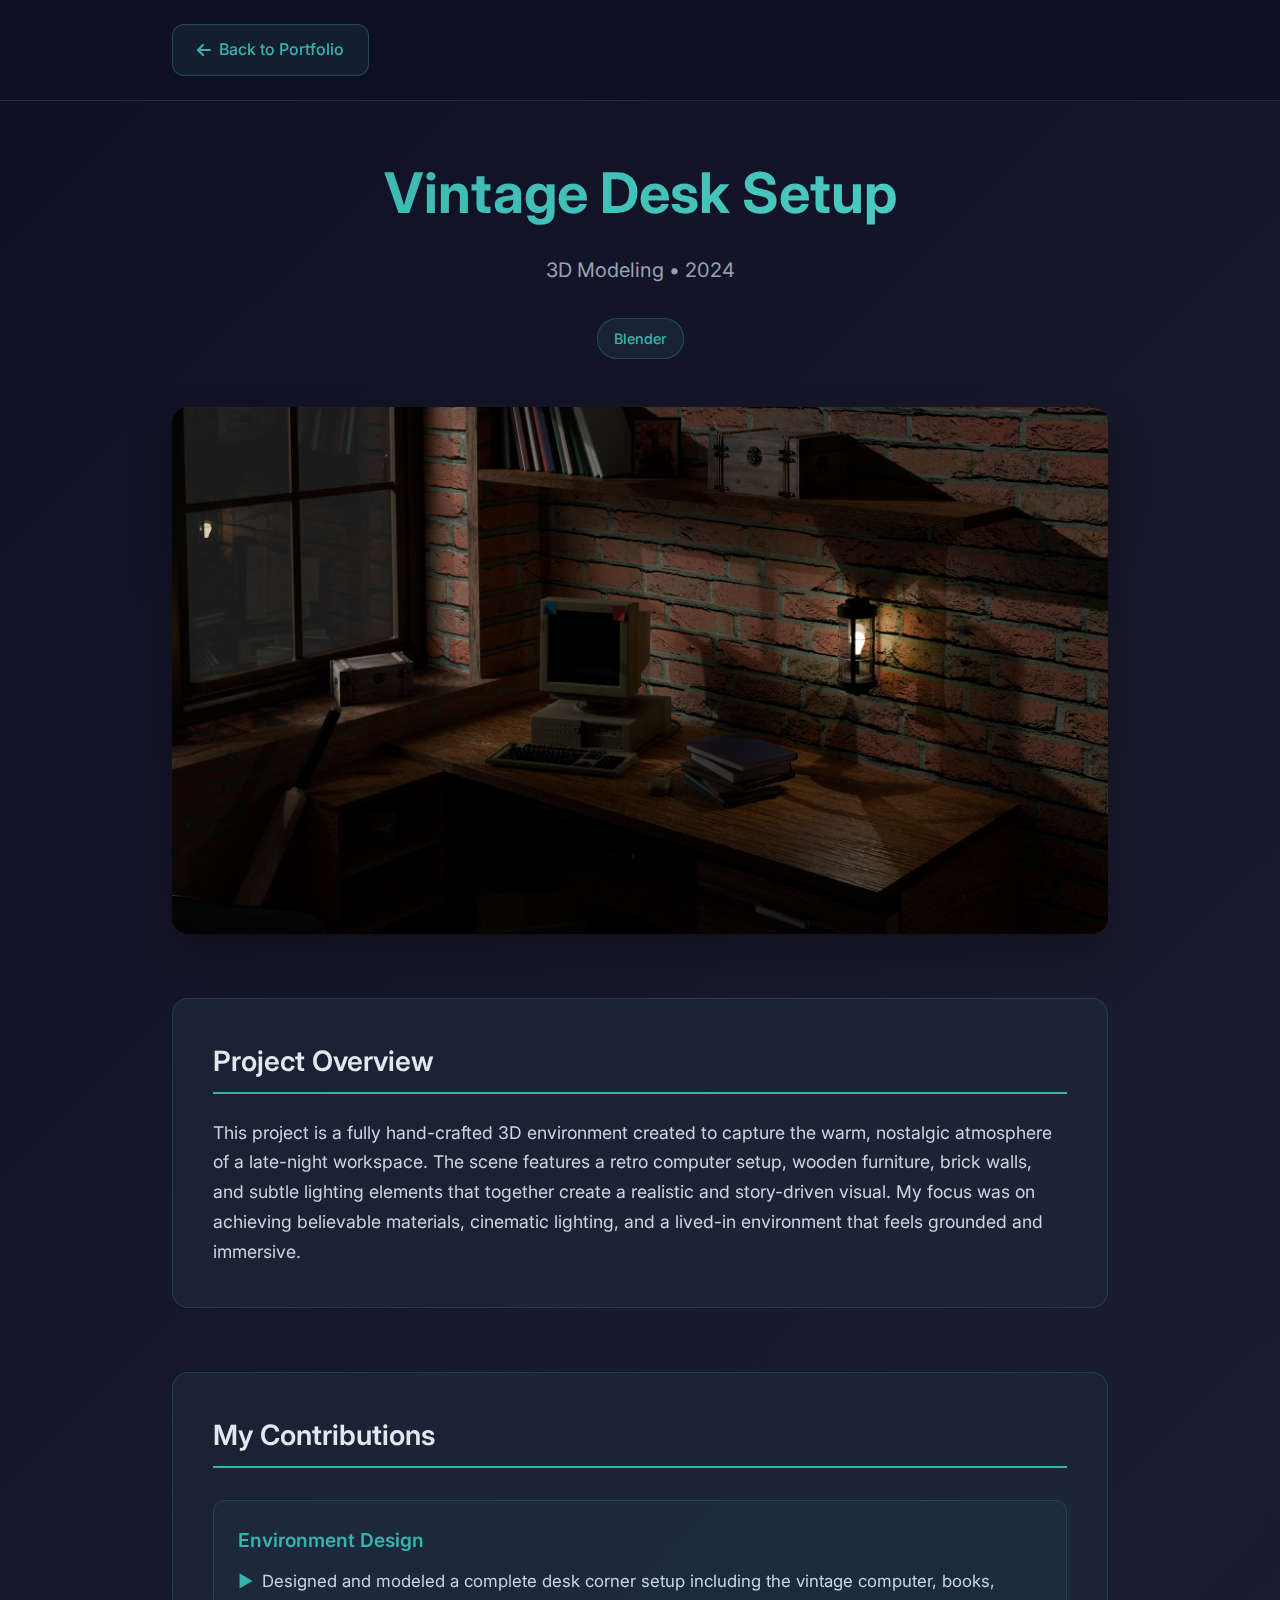
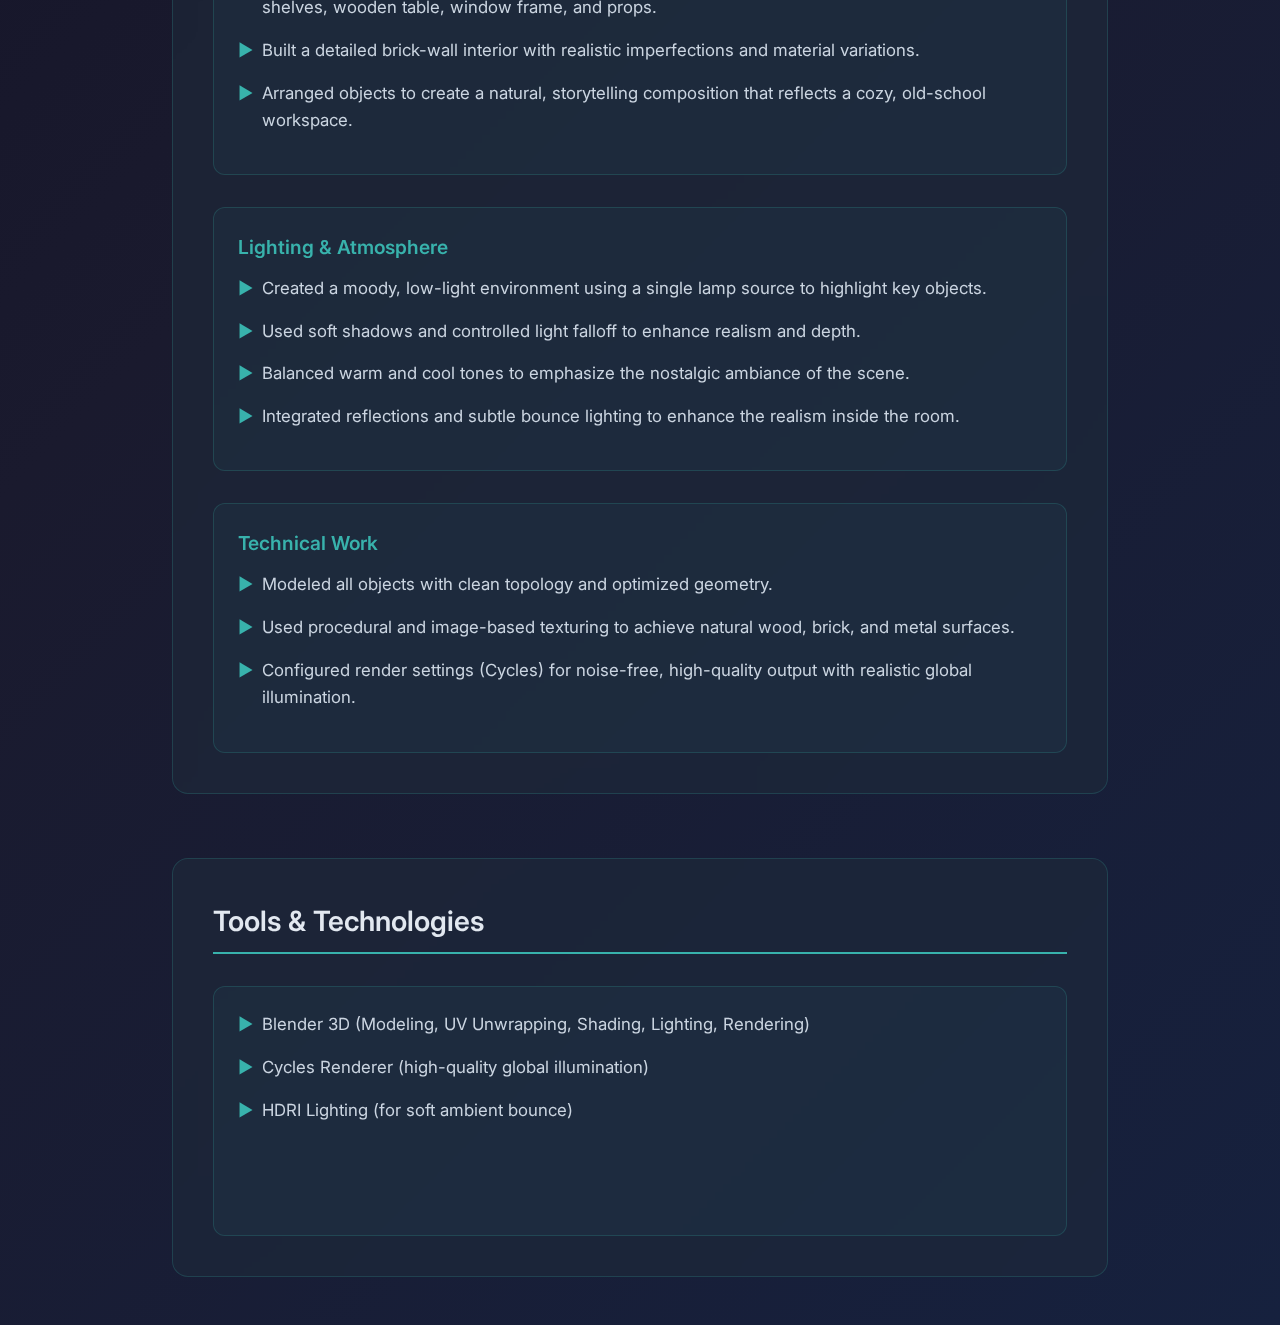
<file: project2.html>
<!DOCTYPE html>
<html lang="en">

<head>
    <meta charset="UTF-8">
    <meta name="viewport" content="width=device-width, initial-scale=1.0">
    <title>Bug Shooter - Tomas Wallin</title>
    <link rel="stylesheet" href="project-styles.css">
    <link href="https://fonts.googleapis.com/css2?family=Inter:wght@300;400;500;600;700&display=swap" rel="stylesheet">
    <link rel="stylesheet" href="https://cdnjs.cloudflare.com/ajax/libs/font-awesome/6.0.0/css/all.min.css">
</head>

<body>
    <nav class="navbar">
        <div class="container">
            <a href="index.html" class="back-btn">
                <i class="fas fa-arrow-left"></i>
                Back to Portfolio
            </a>
        </div>
    </nav>

    <main class="project-detail">
        <div class="container">
            <header class="project-header">
                <h1 class="project-title">Vintage Desk Setup</h1>
                <p class="project-subtitle">3D Modeling • 2024</p>
                <div class="project-tags">
                    <span class="tag">Blender</span>
                </div>
            </header>

            <div class="project-media">
                <img src="22.png" alt="Star Wars Spaceship" />
            </div>

            <div class="project-content">
                <section class="overview">
                    <h2>Project Overview</h2>
                    <p>This project is a fully hand-crafted 3D environment created to capture the warm, nostalgic atmosphere of a late-night workspace. The scene features a retro computer setup, wooden furniture, brick walls, and subtle lighting elements that together create a realistic and story-driven visual. My focus was on achieving believable materials, cinematic lighting, and a lived-in environment that feels grounded and immersive.</p>
                </section>
                <section class="technical-details">
                    <h2>My Contributions</h2>
                    <div class="tech-grid">
                        <div class="tech-item">
                            <ul>
                                <h3>Environment Design</h3>
                                <li>Designed and modeled a complete desk corner setup including the vintage computer,
                                    books, shelves, wooden table, window frame, and props.</li>
                                <li>Built a detailed brick-wall interior with realistic imperfections and material
                                    variations.</li>
                                <li>Arranged objects to create a natural, storytelling composition that reflects a cozy,
                                    old-school workspace.</li>
                            </ul>
                        </div>
                    </div>
                    <div class="tech-grid">
                        <div class="tech-item">
                            <ul>
                                <h3>Lighting & Atmosphere</h3>
                                <li>Created a moody, low-light environment using a single lamp source to highlight key
                                    objects.</li>
                                <li>Used soft shadows and controlled light falloff to enhance realism and depth.</li>
                                <li>Balanced warm and cool tones to emphasize the nostalgic ambiance of the scene.</li>
                                <li>Integrated reflections and subtle bounce lighting to enhance the realism inside the
                                    room.</li>
                            </ul>
                        </div>
                    </div>
                    <div class="tech-grid">
                        <div class="tech-item">
                            <ul>
                                <h3>Technical Work</h3>
                                <li>Modeled all objects with clean topology and optimized geometry.</li>
                                <li>Used procedural and image-based texturing to achieve natural wood, brick, and metal
                                    surfaces.</li>
                                <li>Configured render settings (Cycles) for noise-free, high-quality output with
                                    realistic global illumination.</li>
                            </ul>
                        </div>
                    </div>
                </section>

                <section class="technical-details">
                    <h2>Tools & Technologies</h2>
                    <div class="tech-grid">
                        <div class="tech-item">
                            <ul>
                                <li>Blender 3D (Modeling, UV Unwrapping, Shading, Lighting, Rendering)</li>
                                <li>Cycles Renderer (high-quality global illumination)</li>
                                <li>HDRI Lighting (for soft ambient bounce)</li>
                            </ul>
                        </div>
                    </div>
                </section>
            </div>
        </div>
    </main>
</body>

</html>
</file>
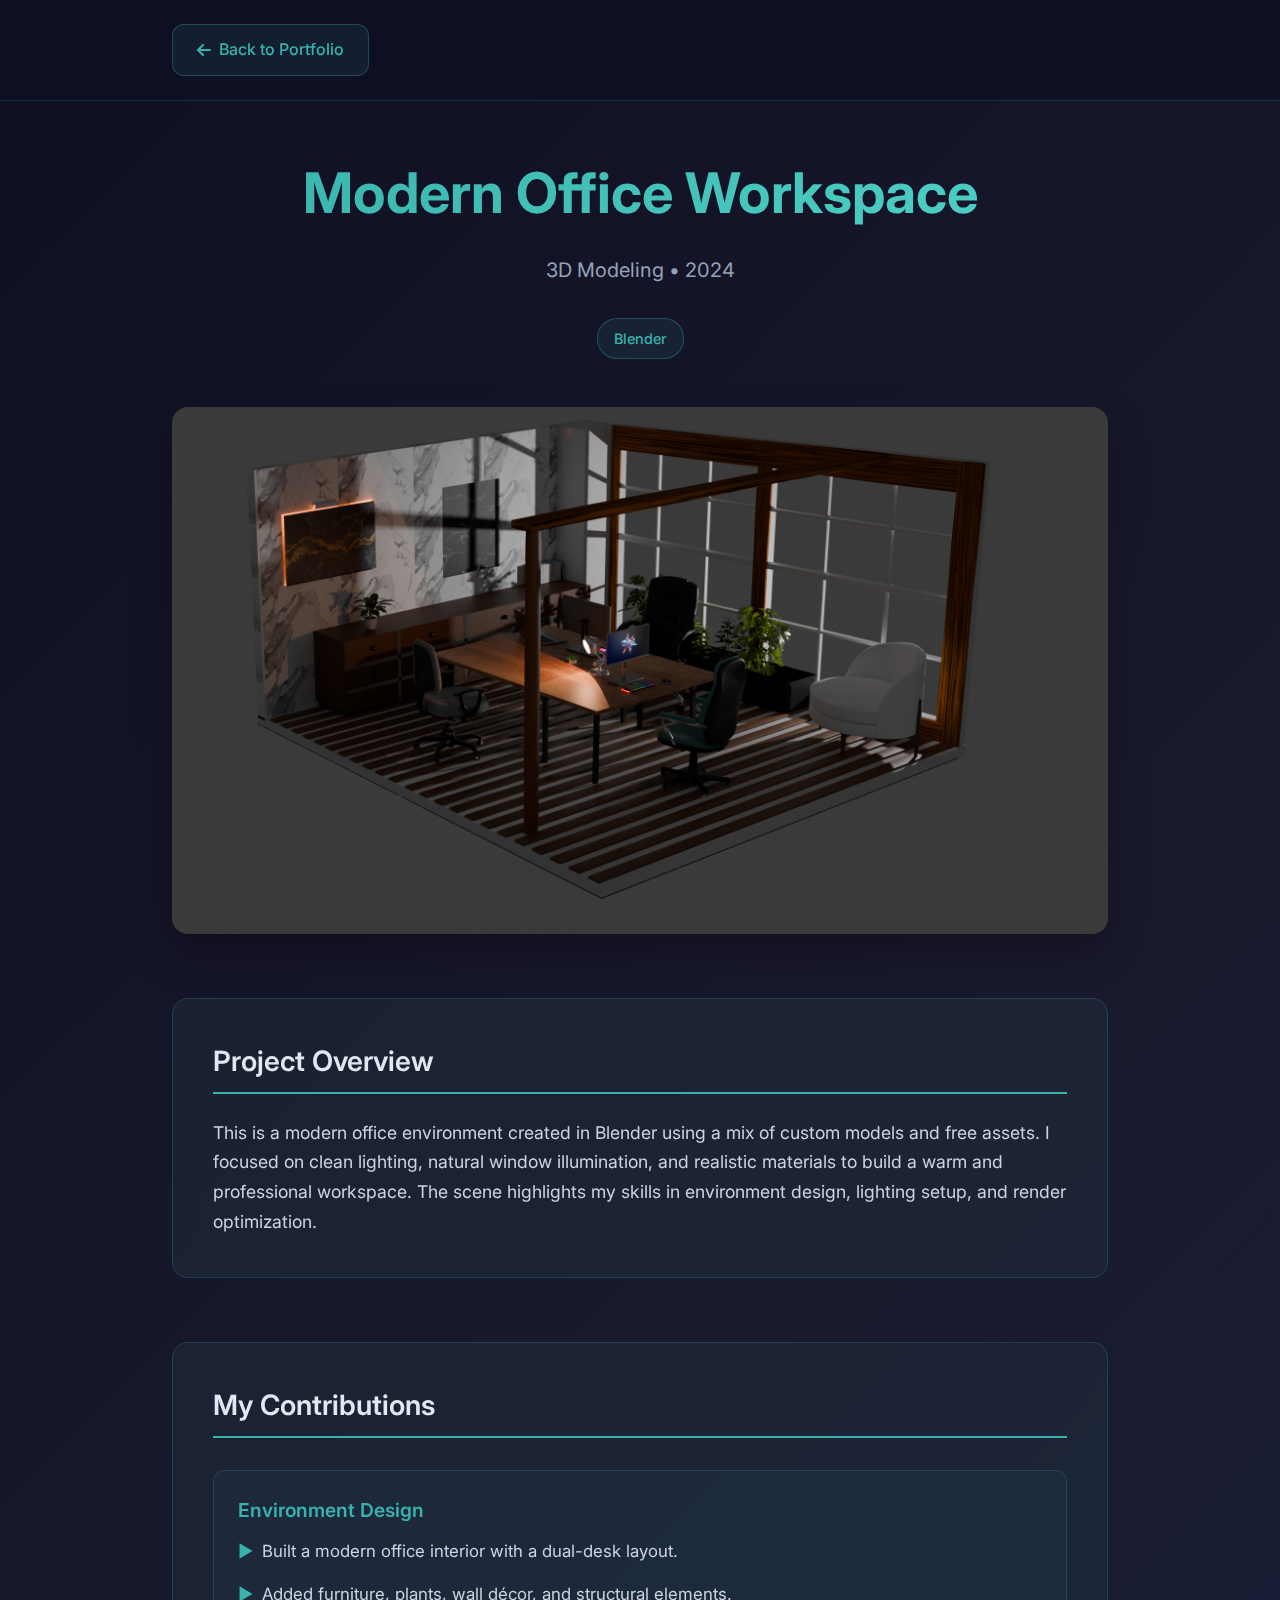
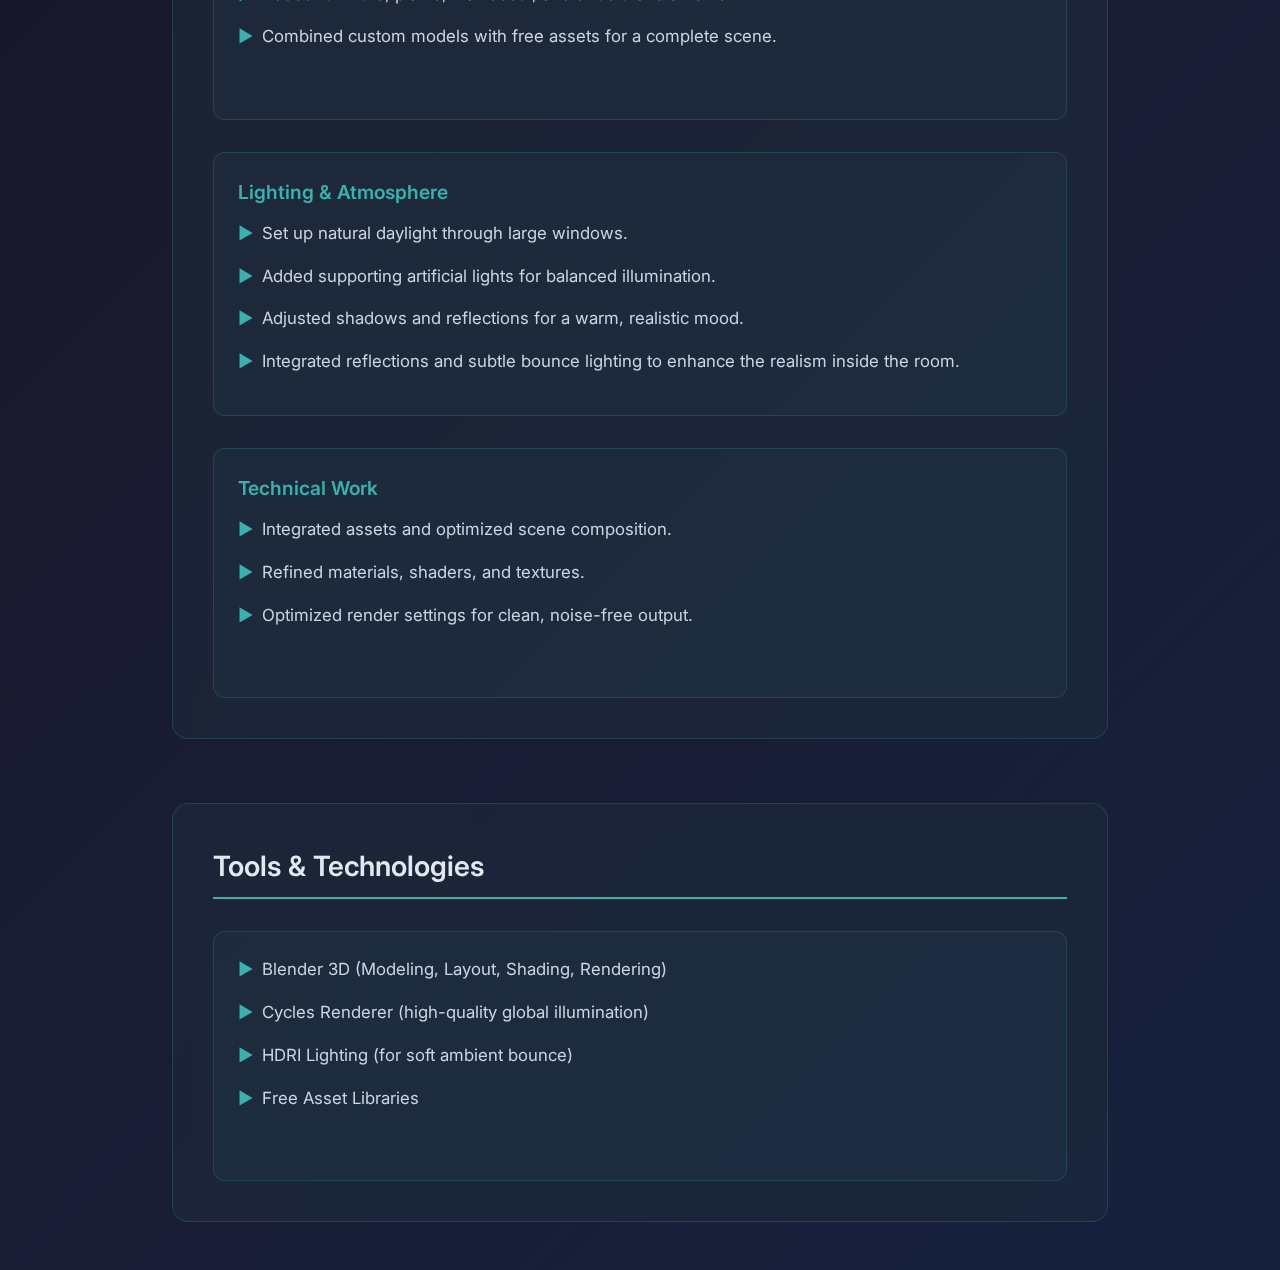
<file: project3.html>
<!DOCTYPE html>
<html lang="en">

<head>
    <meta charset="UTF-8">
    <meta name="viewport" content="width=device-width, initial-scale=1.0">
    <title>Bug Shooter - Tomas Wallin</title>
    <link rel="stylesheet" href="project-styles.css">
    <link href="https://fonts.googleapis.com/css2?family=Inter:wght@300;400;500;600;700&display=swap" rel="stylesheet">
    <link rel="stylesheet" href="https://cdnjs.cloudflare.com/ajax/libs/font-awesome/6.0.0/css/all.min.css">
</head>

<body>
    <nav class="navbar">
        <div class="container">
            <a href="index.html" class="back-btn">
                <i class="fas fa-arrow-left"></i>
                Back to Portfolio
            </a>
        </div>
    </nav>

    <main class="project-detail">
        <div class="container">
            <header class="project-header">
                <h1 class="project-title">Modern Office Workspace</h1>
                <p class="project-subtitle">3D Modeling • 2024</p>
                <div class="project-tags">
                    <span class="tag">Blender</span>
                </div>
            </header>

            <div class="project-media">
                <img src="01.png" alt="Star Wars Spaceship" />
            </div>

            <div class="project-content">
                <section class="overview">
                    <h2>Project Overview</h2>
                    <p>This is a modern office environment created in Blender using a mix of custom models and free assets. I focused on clean lighting, natural window illumination, and realistic materials to build a warm and professional workspace. The scene highlights my skills in environment design, lighting setup, and render optimization.</p>
                </section>
                <section class="technical-details">
                    <h2>My Contributions</h2>
                    <div class="tech-grid">
                        <div class="tech-item">
                            <ul>
                                <h3>Environment Design</h3>
                                <li>Built a modern office interior with a dual-desk layout.</li>
                                <li>Added furniture, plants, wall décor, and structural elements.</li>
                                <li>Combined custom models with free assets for a complete scene.</li>
                            </ul>
                        </div>
                    </div>
                    <div class="tech-grid">
                        <div class="tech-item">
                            <ul>
                                <h3>Lighting & Atmosphere</h3>
                                <li>Set up natural daylight through large windows.</li>
                                <li>Added supporting artificial lights for balanced illumination.</li>
                                <li>Adjusted shadows and reflections for a warm, realistic mood.</li>
                                <li>Integrated reflections and subtle bounce lighting to enhance the realism inside the
                                    room.</li>
                            </ul>
                        </div>
                    </div>
                    <div class="tech-grid">
                        <div class="tech-item">
                            <ul>
                                <h3>Technical Work</h3>
                                <li>Integrated assets and optimized scene composition.</li>
                                <li>Refined materials, shaders, and textures.</li>
                                <li>Optimized render settings for clean, noise-free output.</li>
                            </ul>
                        </div>
                    </div>
                </section>

                <section class="technical-details">
                    <h2>Tools & Technologies</h2>
                    <div class="tech-grid">
                        <div class="tech-item">
                            <ul>
                                <li>Blender 3D (Modeling, Layout, Shading, Rendering)</li>
                                <li>Cycles Renderer (high-quality global illumination)</li>
                                <li>HDRI Lighting (for soft ambient bounce)</li>
                                <li>Free Asset Libraries</li>
                            </ul>
                        </div>
                    </div>
                </section>
            </div>
        </div>
    </main>
</body>

</html>
</file>
<file: project-styles.css>
/* Reset and Base Styles */
* {
    margin: 0;
    padding: 0;
    box-sizing: border-box;
}

body {
    font-family: 'Inter', sans-serif;
    background: linear-gradient(135deg, #0f0f23 0%, #1a1a2e 50%, #16213e 100%);
    color: #e2e8f0;
    line-height: 1.6;
    min-height: 100vh;
}

.container {
    max-width: 1000px;
    margin: 0 auto;
    padding: 0 2rem;
}

/* Navigation */
.navbar {
    padding: 1.5rem 0;
    background: rgba(15, 15, 35, 0.9);
    backdrop-filter: blur(10px);
    border-bottom: 1px solid rgba(56, 178, 172, 0.2);
    position: sticky;
    top: 0;
    z-index: 100;
}

.back-btn {
    display: inline-flex;
    align-items: center;
    gap: 0.5rem;
    padding: 0.75rem 1.5rem;
    background: rgba(56, 178, 172, 0.1);
    border: 1px solid rgba(56, 178, 172, 0.3);
    border-radius: 12px;
    color: #38b2ac;
    text-decoration: none;
    font-weight: 500;
    transition: all 0.3s ease;
}

.back-btn:hover {
    background: rgba(56, 178, 172, 0.2);
    border-color: #38b2ac;
    transform: translateX(-4px);
}

/* Project Detail */
.project-detail {
    padding: 3rem 0;
}

.project-header {
    text-align: center;
    margin-bottom: 3rem;
}

.project-title {
    font-size: 3.5rem;
    font-weight: 700;
    background: linear-gradient(135deg, #38b2ac 0%, #4fd1c7 100%);
    -webkit-background-clip: text;
    -webkit-text-fill-color: transparent;
    background-clip: text;
    margin-bottom: 1rem;
}

.project-subtitle {
    font-size: 1.25rem;
    color: #94a3b8;
    margin-bottom: 2rem;
}

.project-tags {
    display: flex;
    justify-content: center;
    flex-wrap: wrap;
    gap: 0.75rem;
}

.tag {
    padding: 0.5rem 1rem;
    background: rgba(56, 178, 172, 0.1);
    border: 1px solid rgba(56, 178, 172, 0.3);
    border-radius: 20px;
    font-size: 0.9rem;
    color: #38b2ac;
    font-weight: 500;
}

/* Project Media */
.project-media {
    margin-bottom: 4rem;
    border-radius: 16px;
    overflow: hidden;
    box-shadow: 0 20px 40px rgba(0, 0, 0, 0.3);
}

.project-media img {
    width: 100%;
    height: auto;
    display: block;
}

/* Project Content */
.project-content {
    display: grid;
    gap: 4rem;
}

.project-content section {
    background: rgba(30, 41, 59, 0.6);
    padding: 2.5rem;
    border-radius: 16px;
    border: 1px solid rgba(56, 178, 172, 0.2);
    backdrop-filter: blur(10px);
}

.project-content h2 {
    font-size: 1.75rem;
    font-weight: 600;
    color: #e2e8f0;
    margin-bottom: 1.5rem;
    border-bottom: 2px solid #38b2ac;
    padding-bottom: 0.5rem;
}

.project-content p {
    color: #cbd5e1;
    font-size: 1.1rem;
    line-height: 1.7;
}

.project-content ul {
    list-style: none;
    padding: 0;
}

.project-content li {
    color: #cbd5e1;
    font-size: 1.05rem;
    margin-bottom: 1rem;
    padding-left: 1.5rem;
    position: relative;
}

.project-content li::before {
    content: '▶';
    color: #38b2ac;
    position: absolute;
    left: 0;
    top: 0;
}

/* Technical Grid */
.tech-grid {
    display: grid;
    grid-template-rows: repeat(auto-fit, minmax(250px, 1fr));
    gap: 2rem;
    margin-top: 2rem;
}

.tech-item {
    padding: 1.5rem;
    background: rgba(56, 178, 172, 0.05);
    border: 1px solid rgba(56, 178, 172, 0.2);
    border-radius: 12px;
    transition: all 0.3s ease;
}

.tech-item:hover {
    background: rgba(56, 178, 172, 0.1);
    border-color: rgba(56, 178, 172, 0.4);
    transform: translateY(-4px);
}

.tech-item h3 {
    color: #38b2ac;
    font-size: 1.2rem;
    font-weight: 600;
    margin-bottom: 0.75rem;
}

.tech-item p {
    font-size: 0.95rem;
    line-height: 1.6;
}

/* Project Links */
.links-grid {
    display: grid;
    grid-template-columns: repeat(auto-fit, minmax(200px, 1fr));
    gap: 1.5rem;
    margin-top: 2rem;
}

.project-link {
    display: flex;
    align-items: center;
    justify-content: center;
    gap: 0.75rem;
    padding: 1rem 1.5rem;
    background: linear-gradient(135deg, #38b2ac 0%, #4fd1c7 100%);
    color: #0f0f23;
    text-decoration: none;
    border-radius: 12px;
    font-weight: 600;
    transition: all 0.3s ease;
    box-shadow: 0 4px 15px rgba(56, 178, 172, 0.3);
}

.project-link:hover {
    transform: translateY(-2px);
    box-shadow: 0 8px 25px rgba(56, 178, 172, 0.4);
}

.project-link i {
    font-size: 1.1rem;
}

/* Responsive Design */
@media (max-width: 768px) {
    .container {
        padding: 0 1rem;
    }

    .project-title {
        font-size: 2.5rem;
    }

    .project-detail {
        padding: 2rem 0;
    }

    .project-content section {
        padding: 2rem;
    }

    .tech-grid {
        grid-template-rows: 1fr;
    }

    .links-grid {
        grid-template-columns: 1fr;
    }
}

@media (max-width: 480px) {
    .project-title {
        font-size: 2rem;
    }

    .project-content section {
        padding: 1.5rem;
    }

    .project-tags {
        justify-content: center;
    }
}
</file>
